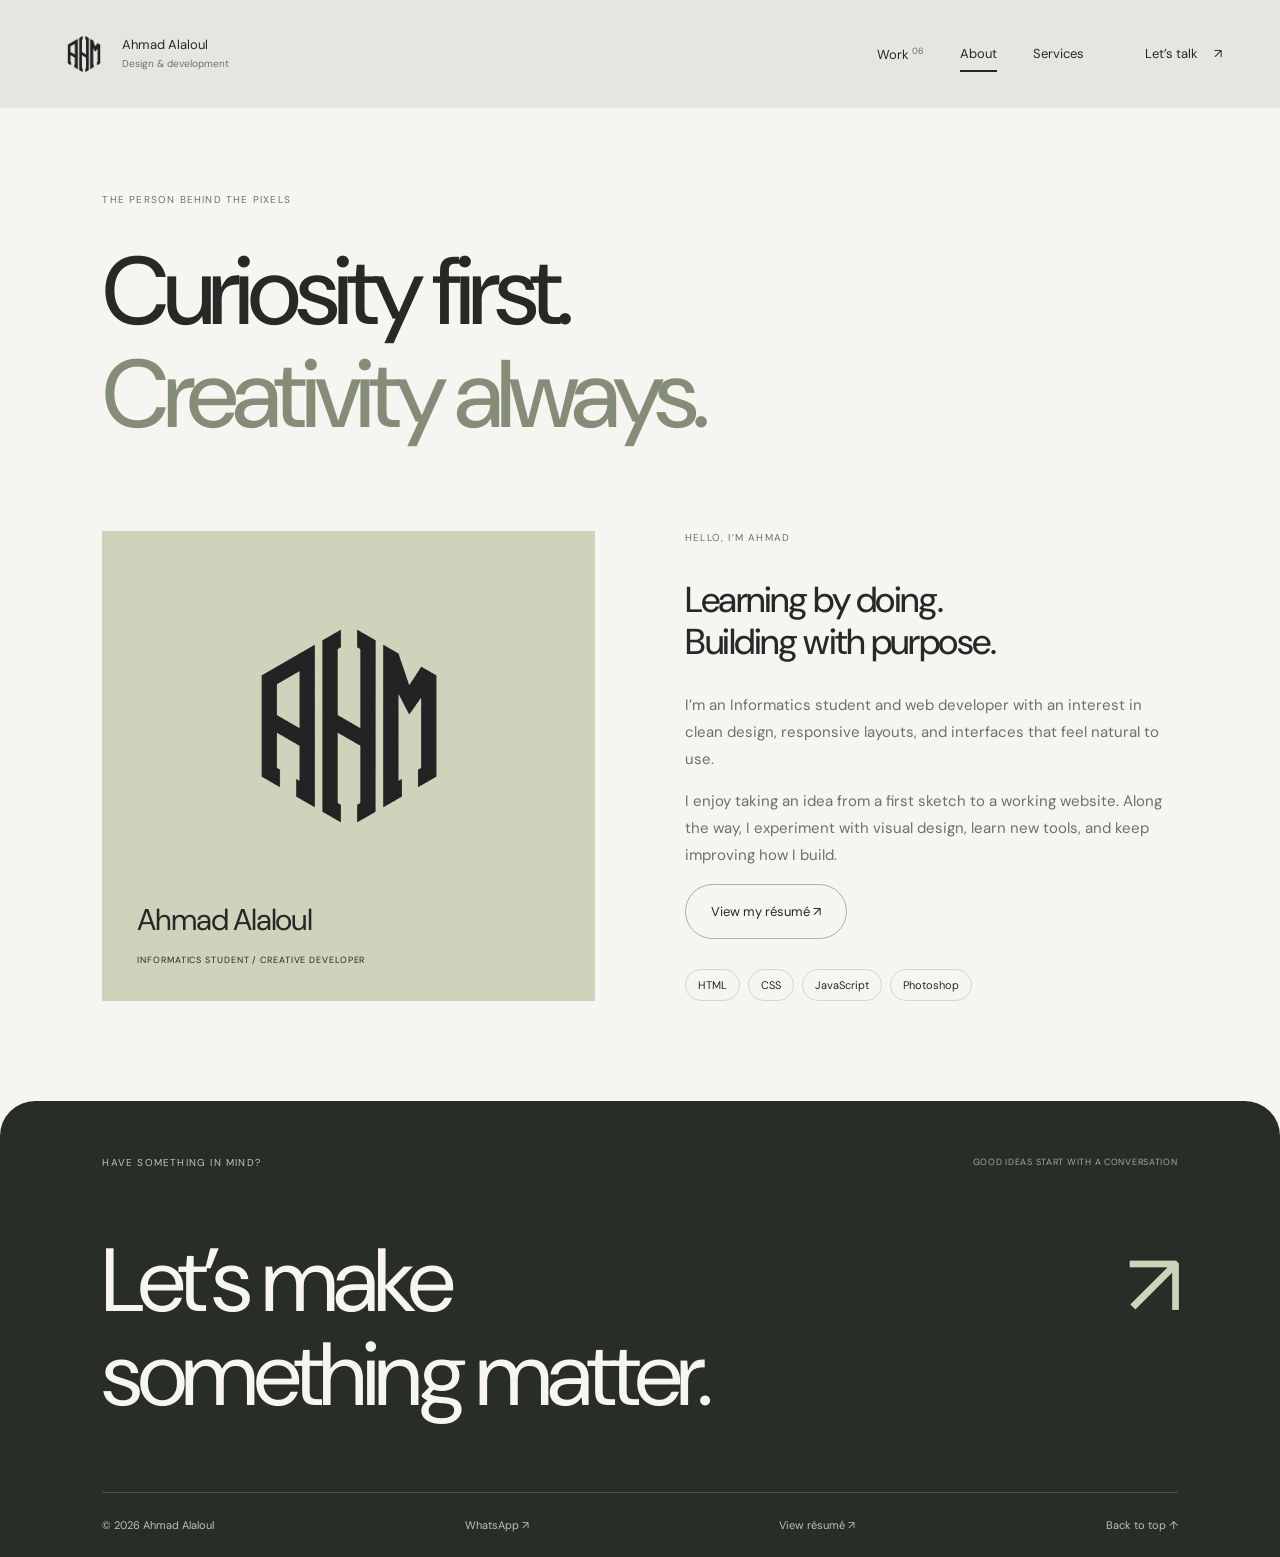
<file: about.html>
<!DOCTYPE html><html lang="en"><head><meta charset="UTF-8"><meta name="viewport" content="width=device-width, initial-scale=1"><meta name="description" content="Ahmad Alaloul — Informatics student, web developer and visual thinker. Explore selected work in web and visual design."><meta name="theme-color" content="#e6e5e1"><title>Ahmad Alaloul — About</title><link rel="icon" href="image/ahmad logo.png"><link rel="stylesheet" href="css/style.css?v=20261107-grid5"><script src="js/script.js?v=20261107-work4" defer></script></head><body id="top"><a class="skip-link" href="#main">Skip to content</a><header class="header"><a class="brand" href="index.html" aria-label="Ahmad Alaloul home"><img class="brand-logo" width="52" height="52" style="display:block;width:52px;height:52px;object-fit:contain;flex-shrink:0" src="image/ahmad logo.png" alt="Ahmad monogram"><span>Ahmad Alaloul<br><small>Design & development</small></span></a><button class="menu-toggle" aria-expanded="false" aria-controls="navigation">Menu <span>+</span></button><nav id="navigation" aria-label="Main navigation"><a href="portfolio.html">Work <sup>06</sup></a><a href="about.html">About</a><a href="services.html">Services</a><a href="contact.html">Let’s talk <span>↗</span></a></nav></header><main id="main"><section class="page-intro section-pad"><p class="eyebrow">THE PERSON BEHIND THE PIXELS</p><h1>Curiosity first.<br><em>Creativity always.</em></h1></section><section class="about-body section-pad"><div class="identity-panel"><img class="identity-logo" src="image/ahmad logo.png" alt="Ahmad’s personal monogram"><p>Ahmad Alaloul</p><span>INFORMATICS STUDENT / CREATIVE DEVELOPER</span></div><div class="about-copy"><p class="eyebrow">HELLO, I’M AHMAD</p><h2>Learning by doing.<br>Building with purpose.</h2><p>I’m an Informatics student and web developer with an interest in clean design, responsive layouts, and interfaces that feel natural to use.</p><p>I enjoy taking an idea from a first sketch to a working website. Along the way, I experiment with visual design, learn new tools, and keep improving how I build.</p><a class="pill" href="files/CV_AHMAD-ALALOUL-2026.pdf" target="_blank" rel="noopener">View my résumé ↗</a><div class="skill-tags"><span>HTML</span><span>CSS</span><span>JavaScript</span><span>Photoshop</span></div></div></section></main><footer id="contact"><div class="footer-top"><p class="eyebrow">HAVE SOMETHING IN MIND?</p><span>GOOD IDEAS START WITH A CONVERSATION</span></div><a class="contact-title" href="contact.html">Let’s make<br>something matter.<span>↗</span></a><div class="footer-bottom"><span>© <span data-year>2026</span> Ahmad Alaloul</span><a href="https://wa.me/6282296861147" target="_blank" rel="noopener noreferrer">WhatsApp ↗</a><a href="files/CV_AHMAD-ALALOUL-2026.pdf" target="_blank" rel="noopener">View résumé ↗</a><a href="#top">Back to top ↑</a></div></footer></body></html>
</file>
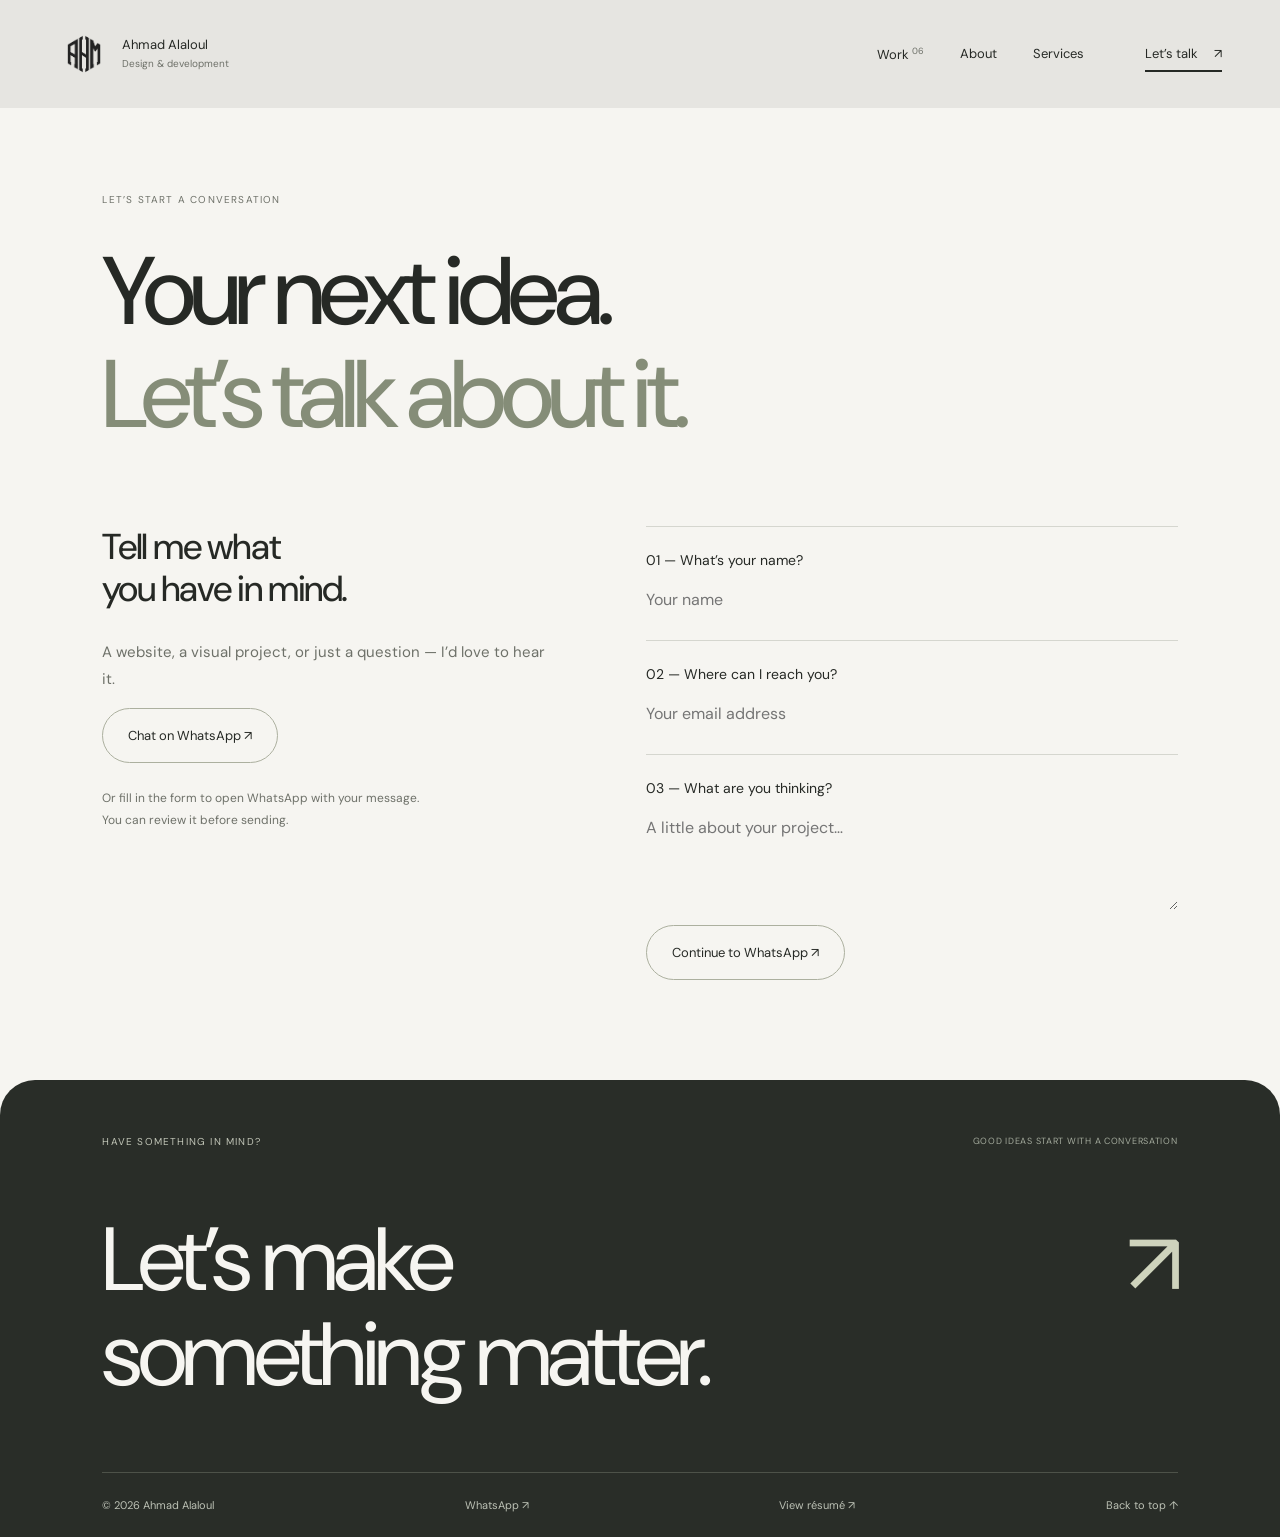
<file: contact.html>
<!DOCTYPE html><html lang="en"><head><meta charset="UTF-8"><meta name="viewport" content="width=device-width, initial-scale=1"><meta name="description" content="Ahmad Alaloul — Informatics student, web developer and visual thinker. Explore selected work in web and visual design."><meta name="theme-color" content="#e6e5e1"><title>Ahmad Alaloul — Contact</title><link rel="icon" href="image/ahmad logo.png"><link rel="stylesheet" href="css/style.css?v=20261107-grid5"><script src="js/script.js?v=20261107-work4" defer></script></head><body id="top"><a class="skip-link" href="#main">Skip to content</a><header class="header"><a class="brand" href="index.html" aria-label="Ahmad Alaloul home"><img class="brand-logo" width="52" height="52" style="display:block;width:52px;height:52px;object-fit:contain;flex-shrink:0" src="image/ahmad logo.png" alt="Ahmad monogram"><span>Ahmad Alaloul<br><small>Design & development</small></span></a><button class="menu-toggle" aria-expanded="false" aria-controls="navigation">Menu <span>+</span></button><nav id="navigation" aria-label="Main navigation"><a href="portfolio.html">Work <sup>06</sup></a><a href="about.html">About</a><a href="services.html">Services</a><a href="contact.html">Let’s talk <span>↗</span></a></nav></header><main id="main"><section class="page-intro section-pad"><p class="eyebrow">LET’S START A CONVERSATION</p><h1>Your next idea.<br><em>Let’s talk about it.</em></h1></section><section class="contact-layout section-pad"><div><h2>Tell me what<br>you have in mind.</h2><p>A website, a visual project, or just a question — I’d love to hear it.</p><a class="pill" href="https://wa.me/6282296861147" target="_blank" rel="noopener noreferrer">Chat on WhatsApp ↗</a><p class="contact-note">Or fill in the form to open WhatsApp with your message. You can review it before sending.</p></div><form id="contact-form"><label>01 — What’s your name?<input name="name" autocomplete="name" placeholder="Your name" required maxlength="100"></label><label>02 — Where can I reach you?<input type="email" name="email" autocomplete="email" placeholder="Your email address" required maxlength="200"></label><label>03 — What are you thinking?<textarea name="message" placeholder="A little about your project…" rows="3" required maxlength="3000"></textarea></label><button class="pill" type="submit">Continue to WhatsApp ↗</button></form></section></main><footer id="contact"><div class="footer-top"><p class="eyebrow">HAVE SOMETHING IN MIND?</p><span>GOOD IDEAS START WITH A CONVERSATION</span></div><a class="contact-title" href="contact.html">Let’s make<br>something matter.<span>↗</span></a><div class="footer-bottom"><span>© <span data-year>2026</span> Ahmad Alaloul</span><a href="https://wa.me/6282296861147" target="_blank" rel="noopener noreferrer">WhatsApp ↗</a><a href="files/CV_AHMAD-ALALOUL-2026.pdf" target="_blank" rel="noopener">View résumé ↗</a><a href="#top">Back to top ↑</a></div></footer></body></html>
</file>
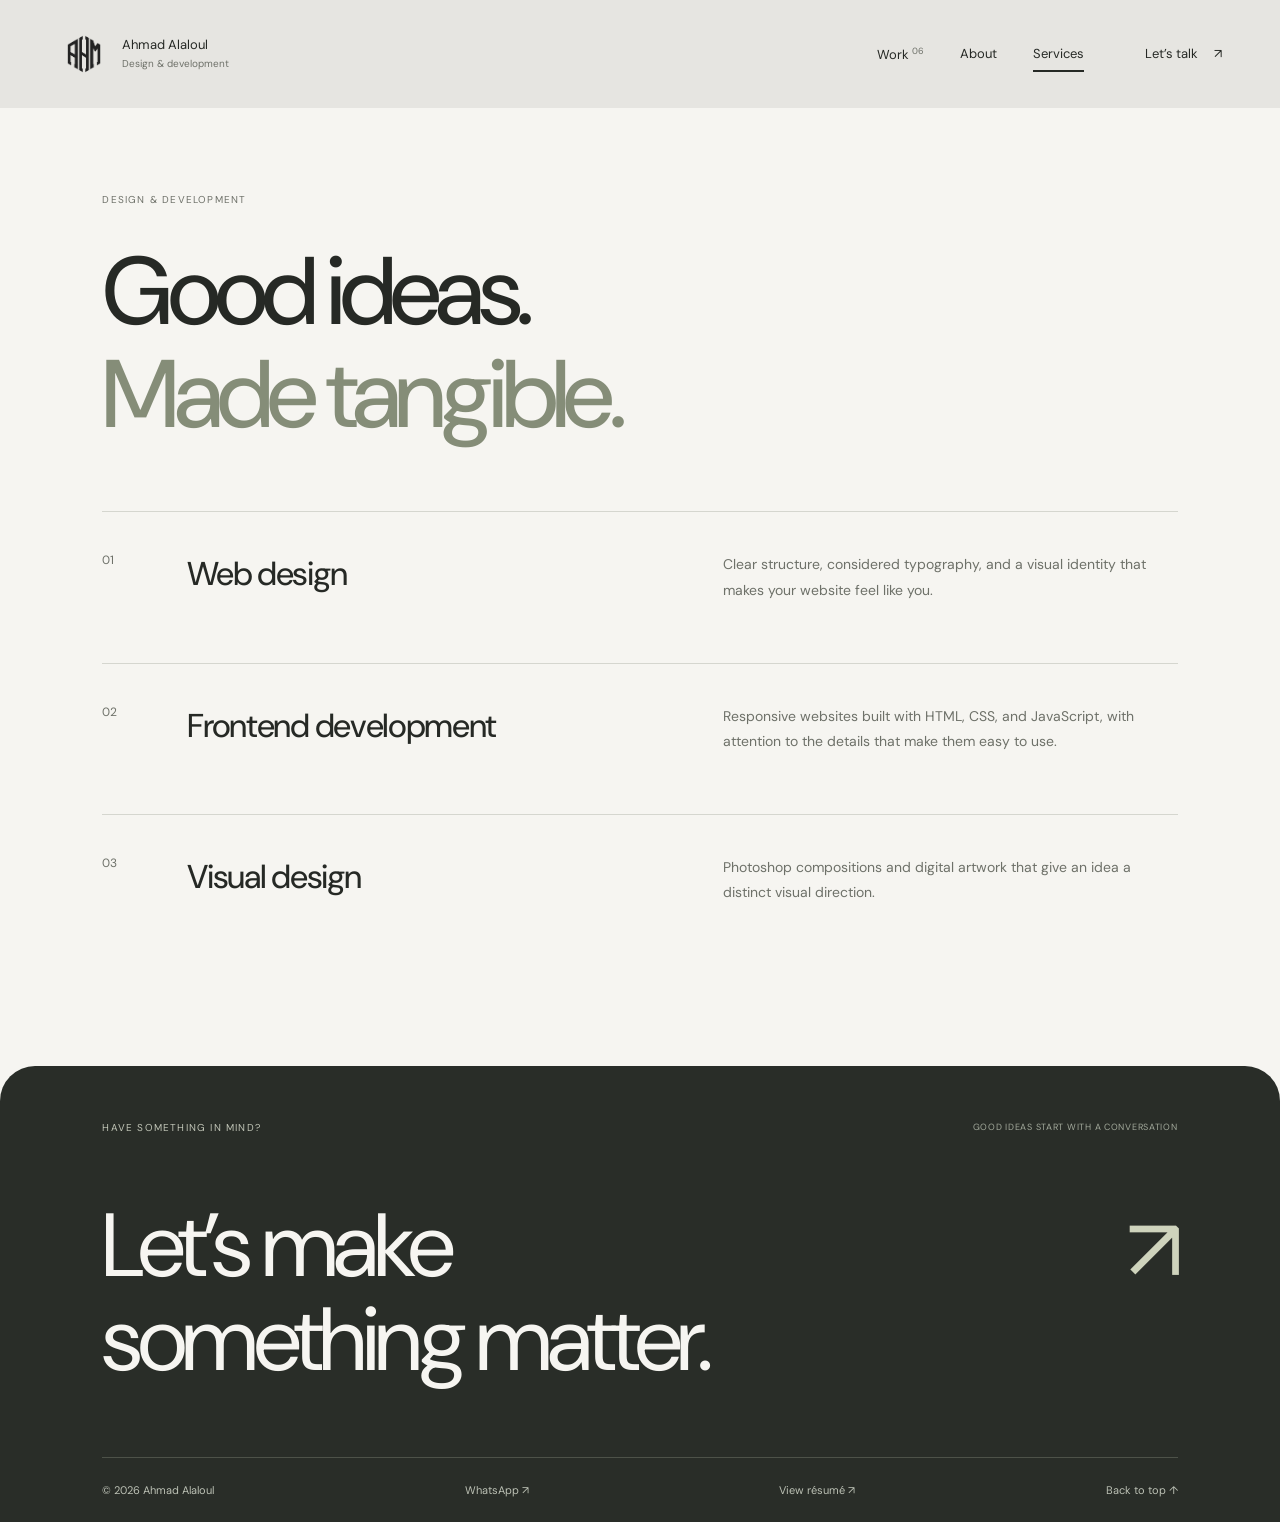
<file: services.html>
<!DOCTYPE html><html lang="en"><head><meta charset="UTF-8"><meta name="viewport" content="width=device-width, initial-scale=1"><meta name="description" content="Ahmad Alaloul — Informatics student, web developer and visual thinker. Explore selected work in web and visual design."><meta name="theme-color" content="#e6e5e1"><title>Ahmad Alaloul — Services</title><link rel="icon" href="image/ahmad logo.png"><link rel="stylesheet" href="css/style.css?v=20261107-grid5"><script src="js/script.js?v=20261107-work4" defer></script></head><body id="top"><a class="skip-link" href="#main">Skip to content</a><header class="header"><a class="brand" href="index.html" aria-label="Ahmad Alaloul home"><img class="brand-logo" width="52" height="52" style="display:block;width:52px;height:52px;object-fit:contain;flex-shrink:0" src="image/ahmad logo.png" alt="Ahmad monogram"><span>Ahmad Alaloul<br><small>Design & development</small></span></a><button class="menu-toggle" aria-expanded="false" aria-controls="navigation">Menu <span>+</span></button><nav id="navigation" aria-label="Main navigation"><a href="portfolio.html">Work <sup>06</sup></a><a href="about.html">About</a><a href="services.html">Services</a><a href="contact.html">Let’s talk <span>↗</span></a></nav></header><main id="main"><section class="page-intro section-pad"><p class="eyebrow">DESIGN & DEVELOPMENT</p><h1>Good ideas.<br><em>Made tangible.</em></h1></section><section class="service-list section-pad"><article><span>01</span><h2>Web design</h2><p>Clear structure, considered typography, and a visual identity that makes your website feel like you.</p></article><article><span>02</span><h2>Frontend development</h2><p>Responsive websites built with HTML, CSS, and JavaScript, with attention to the details that make them easy to use.</p></article><article><span>03</span><h2>Visual design</h2><p>Photoshop compositions and digital artwork that give an idea a distinct visual direction.</p></article></section></main><footer id="contact"><div class="footer-top"><p class="eyebrow">HAVE SOMETHING IN MIND?</p><span>GOOD IDEAS START WITH A CONVERSATION</span></div><a class="contact-title" href="contact.html">Let’s make<br>something matter.<span>↗</span></a><div class="footer-bottom"><span>© <span data-year>2026</span> Ahmad Alaloul</span><a href="https://wa.me/6282296861147" target="_blank" rel="noopener noreferrer">WhatsApp ↗</a><a href="files/CV_AHMAD-ALALOUL-2026.pdf" target="_blank" rel="noopener">View résumé ↗</a><a href="#top">Back to top ↑</a></div></footer></body></html>
</file>
<file: css/style.css>
@import url('https://fonts.googleapis.com/css2?family=DM+Sans:wght@400;450;500;550;600;700&display=swap');
:root{--paper:#f6f5f1;--ink:#262925;--muted:#6e7169;--olive:#ced3bc;--line:#d5d6cf}*{box-sizing:border-box}html{scroll-behavior:smooth;scroll-padding-top:30px}body{margin:0;background:var(--paper);color:var(--ink);font-family:"DM Sans",Arial,sans-serif;-webkit-font-smoothing:antialiased}a{color:inherit;text-decoration:none}button,input,textarea{font:inherit}button,a,input,textarea{-webkit-tap-highlight-color:transparent}a:focus-visible,button:focus-visible,input:focus-visible,textarea:focus-visible{outline:2px solid #627044;outline-offset:6px}::selection{background:var(--olive)}.skip-link{position:fixed;top:-100px;z-index:10;padding:15px;background:white}.skip-link:focus{top:10px}.header{padding:28px 4.5%;display:flex;align-items:center;justify-content:space-between;background:#e6e5e1}.brand{display:flex;align-items:center;gap:12px;font-size:13px;line-height:1.4}.brand-mark{font-size:43px;letter-spacing:-5px;margin-right:5px;font-weight:600}.brand small{font-size:10px;color:var(--muted)}nav{display:flex;gap:36px;align-items:center;font-size:13px}nav a{position:relative;padding:10px 0}nav a:after{content:"";position:absolute;bottom:0;left:0;width:0;height:2px;background:var(--ink);transition:width .25s}nav a:hover:after,nav a[aria-current=page]:after{width:100%}nav sup{font-size:9px;color:var(--muted)}nav a:last-child{margin-left:25px}nav a span{margin-left:13px}.menu-toggle{display:none}.hero{background:#e6e5e1;padding:25px 4.5% 0;overflow:hidden}.hero-topline,.hero-bottom{display:flex;justify-content:space-between;gap:18px;font-size:10px;letter-spacing:.08em}.availability{display:flex;align-items:center;gap:8px;letter-spacing:0}.availability i{width:6px;height:6px;border-radius:50%;background:#6b7957}.hero-main{display:grid;grid-template-columns:1fr 1.3fr 1fr;align-items:center;min-height:330px;padding-top:18px}.hero-intro p{font-size:clamp(24px,2.7vw,42px);line-height:1.12;letter-spacing:-.04em}.small-arrow{font-size:36px}.hero-side{justify-self:end;font-size:13px;line-height:1.8;margin-top:80px}.hero-side>span{color:var(--muted)}.hero-monogram{justify-self:center;position:relative;font-size:230px;font-weight:500;line-height:1;letter-spacing:-25px;width:250px;text-align:center;transform:rotate(-9deg);color:#434b3c}.hero-monogram>span:first-child{color:#838d70}.orbit{position:absolute;width:290px;height:160px;border:1px solid #a5aa9b;border-radius:50%;left:-20px;top:50px;transform:rotate(-36deg);pointer-events:none}.orbit-label{position:absolute;font-size:8px;letter-spacing:.2em;left:30px;bottom:-26px;transform:rotate(9deg);white-space:nowrap}.name-wrap{margin-top:44px}h1,h2,h3,p{margin-top:0}.name-wrap h1{font-size:clamp(70px,14.6vw,260px);font-weight:450;letter-spacing:-.075em;line-height:1.04;margin:0 0 25px;white-space:nowrap}.name-wrap h1>span{font-size:22px;vertical-align:top;display:inline-block;margin:25px 0 0 15px;letter-spacing:0}.hero-bottom{border-top:1px solid #bfc1b8;padding:24px 0}.hero-bottom a{display:flex;gap:45px}.section-pad{padding:100px 8%}.eyebrow{font-size:10px;letter-spacing:.12em;color:var(--muted);margin-bottom:35px}.intro-grid{display:grid;grid-template-columns:1.7fr 1fr;gap:70px}.intro h2,.services-strip h2{font-size:clamp(30px,4vw,62px);font-weight:450;letter-spacing:-.045em;line-height:1.15}em{font-style:normal;color:#858d78}.intro-grid p,.about-copy>p:not(.eyebrow),.contact-layout p{font-size:15px;line-height:1.8;color:var(--muted)}.round-link{display:flex;justify-content:space-between;border-bottom:1px solid var(--line);padding:20px 0;font-size:13px}.round-link span{font-size:22px}.work{padding-top:40px}.section-heading{display:flex;align-items:end;justify-content:space-between;margin-bottom:40px;gap:30px}.section-heading .eyebrow{margin-bottom:16px}.section-heading h2{font-size:clamp(36px,5vw,72px);font-weight:450;letter-spacing:-.055em;margin:0}.count{font-size:14px;vertical-align:top;letter-spacing:0;margin-left:15px}.section-note{font-size:12px;color:var(--muted);line-height:1.6}.project-grid{display:grid;grid-template-columns:1fr 1fr;gap:50px 30px}.project:first-child{grid-column:1/-1}.project-image{position:relative;background:#dfded7;padding:35px;overflow:hidden;aspect-ratio:1.38}.project:first-child .project-image{aspect-ratio:2.1;background:#d3d4c8;padding:50px 10%}.project-image img{width:100%;height:100%;object-fit:contain;display:block;transition:transform .6s}.project:hover img{transform:scale(1.035)}.project-2 .project-image{background:#dcd5ca}.project-3 .project-image{background:#d4dad8}.project-view{position:absolute;right:20px;bottom:20px;font-size:11px;padding:13px 17px;background:var(--paper);border-radius:30px;transition:background .2s}.project:hover .project-view{background:var(--olive)}.project-caption{display:flex;justify-content:space-between;align-items:center;gap:12px;border-bottom:1px solid var(--line);padding:22px 0}.project-caption h3{font-size:19px;font-weight:500;letter-spacing:-.03em;margin:0}.project-caption>span{font-size:10px;color:var(--muted)}.project-caption>span>span{margin-left:20px}.services-strip{padding-top:30px}.services-strip>a{display:flex;align-items:center;justify-content:space-between;gap:25px}.services-strip h2{margin-bottom:0}.circle-arrow{display:grid;place-items:center;min-width:90px;height:90px;border-radius:50%;background:var(--olive);font-size:30px;transition:transform .3s}.services-strip a:hover .circle-arrow{transform:rotate(45deg)}footer{background:#292d28;color:var(--paper);padding:55px 8% 25px;border-radius:35px 35px 0 0}.footer-top{display:flex;justify-content:space-between;gap:20px}.footer-top .eyebrow{color:#c1c5b7}.footer-top>span{font-size:9px;color:#a3aa9c;letter-spacing:.08em}.contact-title{position:relative;display:block;font-size:clamp(42px,7vw,105px);line-height:1.05;letter-spacing:-.05em;padding:30px 0 70px}.contact-title>span{position:absolute;right:0;top:35px;color:var(--olive)}.footer-bottom{display:flex;justify-content:space-between;gap:20px;font-size:11px;color:#bcc1b5;border-top:1px solid #4d5249;padding-top:25px}.page-intro{padding-top:85px;padding-bottom:65px}.page-intro h1{font-size:clamp(48px,7.5vw,110px);font-weight:450;line-height:1.07;letter-spacing:-.06em;margin:0}.about-body{display:grid;grid-template-columns:1fr 1fr;gap:90px;padding-top:20px}.identity-panel{background:var(--olive);padding:35px;min-height:440px;display:flex;flex-direction:column;justify-content:end}.identity-initial{font-size:210px;letter-spacing:-.1em;line-height:1.2}.identity-panel p{font-size:30px;letter-spacing:-.04em;margin:15px 0}.identity-panel>span:last-child{font-size:9px;letter-spacing:.1em}.about-copy h2,.contact-layout h2{font-size:36px;line-height:1.15;font-weight:450;letter-spacing:-.04em}.pill{display:inline-block;padding:18px 25px;border:1px solid #acb09f;border-radius:50px;font-size:13px;background:transparent;color:var(--ink);cursor:pointer;transition:background .2s}.pill:hover{background:var(--olive)}.skill-tags{display:flex;gap:8px;flex-wrap:wrap;margin-top:30px}.skill-tags span{font-size:11px;padding:8px 12px;border:1px solid var(--line);border-radius:20px}.service-list{padding-top:0}.service-list article{display:grid;grid-template-columns:50px 1.1fr 1fr;gap:35px;border-top:1px solid var(--line);padding:40px 0}.service-list article>span{font-size:12px;color:var(--muted)}.service-list h2{font-size:33px;font-weight:450;letter-spacing:-.04em}.service-list p{font-size:14px;color:var(--muted);line-height:1.8}.contact-layout{display:grid;grid-template-columns:1fr 1.2fr;gap:100px;padding-top:15px}.contact-note{font-size:12px!important;margin-top:25px;max-width:320px}form label{display:block;font-size:14px;border-top:1px solid var(--line);padding-top:24px}input,textarea{display:block;width:100%;background:transparent;color:var(--ink);border:0;padding:20px 0 30px;resize:vertical;font-size:16px}form .pill{margin-top:15px}@media(min-width:1600px){body{max-width:2000px;margin:auto}}@media(max-width:760px){.header{padding:20px 6%;position:relative;z-index:5}.menu-toggle{display:flex;gap:20px;border:0;background:transparent;font-size:13px;padding:12px 0}.menu-toggle span{font-size:20px;line-height:16px}nav{display:none;position:absolute;top:100%;left:0;right:0;background:#e6e5e1;padding:20px 6% 35px;flex-direction:column;align-items:start;gap:12px;border-bottom:1px solid var(--line)}nav.is-open{display:flex}nav a:last-child{margin-left:0}.hero{padding:25px 6% 0}.hero-topline{font-size:8px}.hero-topline>span:first-child{max-width:130px;line-height:1.7}.hero-main{grid-template-columns:1fr 1fr;min-height:280px;gap:15px}.hero-intro p{font-size:27px}.hero-monogram{font-size:155px;width:160px;letter-spacing:-18px}.orbit{width:180px;height:110px;left:-10px;top:25px}.orbit-label{font-size:6px;left:0;bottom:-20px}.hero-side{display:none}.name-wrap{margin-top:10px}.name-wrap h1{font-size:14.1vw;margin-bottom:25px}.name-wrap h1>span{font-size:12px;margin:5px 0 0 8px}.hero-bottom{font-size:8px;padding:20px 0}.hero-bottom>span:last-child{display:none}.hero-bottom a{gap:20px}.section-pad{padding:65px 6%}.intro-grid,.about-body,.contact-layout{grid-template-columns:1fr;gap:25px}.intro h2{font-size:35px}.intro-grid p{max-width:450px}.section-heading{align-items:start;flex-direction:column;gap:15px}.section-note{font-size:11px}.project-grid{grid-template-columns:1fr;gap:30px}.project:first-child{grid-column:auto}.project-image,.project:first-child .project-image{aspect-ratio:1.25;padding:22px}.project-caption h3{font-size:19px}.project-caption>span{font-size:9px}.project-caption>span>span{margin-left:10px}.services-strip{padding-top:0}.services-strip h2{font-size:29px}.circle-arrow{min-width:62px;height:62px;font-size:24px}footer{padding:40px 6% 25px;border-radius:24px 24px 0 0}.footer-top>span{display:none}.contact-title{font-size:11vw;padding:15px 0 50px}.contact-title>span{top:15px}.footer-bottom{flex-wrap:wrap;gap:20px;font-size:10px}.footer-bottom>span{width:100%}.page-intro{padding-top:55px;padding-bottom:40px}.page-intro h1{font-size:13vw}.about-body,.contact-layout{padding-top:10px}.identity-panel{min-height:340px}.service-list{padding-top:10px}.service-list article{grid-template-columns:30px 1fr;gap:15px}.service-list article p{grid-column:2}.service-list h2{font-size:27px;margin:0}}@media(prefers-reduced-motion:reduce){html{scroll-behavior:auto}*,*:before,*:after{transition:none!important;animation:none!important}}

/* Ahmad’s original personal logo */
.brand-logo{display:block;width:52px;height:52px;object-fit:contain;flex-shrink:0}.hero-own-logo{transform:none;letter-spacing:normal;width:280px;height:280px;display:grid;place-items:center}.hero-own-logo>img{display:block;width:100%;height:100%;object-fit:contain}.hero-own-logo .orbit-label{left:0;right:0;bottom:-16px;text-align:center;transform:none}.identity-logo{display:block;width:min(100%,280px);height:280px;object-fit:contain;align-self:center;margin:auto}@media(max-width:760px){.brand-logo{width:45px;height:45px}.hero-own-logo{width:180px;height:180px}.identity-logo{height:230px}}

/* Website portfolio and motion */
.name-wrap h1{font-size:clamp(39px,7.95vw,150px)}
.website-work{padding-bottom:45px}.website-grid{display:grid;grid-template-columns:1fr 1fr;gap:30px}.website-card{min-width:0}.website-visual{position:relative;display:block;aspect-ratio:1.23;overflow:hidden;background:#49392e;color:#fff}.store-project .website-visual{background:#3c4338}.website-visual>img{display:block;width:100%;height:100%;object-fit:cover;transition:transform .8s cubic-bezier(.2,.7,.2,1);opacity:.72}.website-visual:after{content:"";position:absolute;inset:0;background:linear-gradient(transparent 20%,rgba(15,18,13,.64));pointer-events:none}.website-visual:hover>img{transform:scale(1.06)}.website-badge{position:absolute;top:25px;left:25px;font-size:9px;letter-spacing:.15em;z-index:1}.website-overlay{position:absolute;left:30px;right:25px;bottom:90px;z-index:1;display:grid;gap:10px}.website-overlay>span{font-size:clamp(28px,3.4vw,52px);letter-spacing:-.04em}.wedding-project .website-overlay>span{font-family:Georgia,serif;font-style:italic}.website-overlay small{font-size:12px;color:#eee4d3}.website-visual .project-view{z-index:1;color:var(--ink);left:30px;right:auto;bottom:25px}.website-details{padding:25px 0;border-bottom:1px solid var(--line)}.website-details h3{font-size:26px;font-weight:450;letter-spacing:-.04em;margin-bottom:12px}.website-details h3>span{font-size:18px;display:inline-block;margin-left:10px}.website-details p{font-size:13px;color:var(--muted);line-height:1.8;max-width:420px}.website-details .skill-tags{margin-top:18px}.source-link{display:inline-block;font-size:12px;margin-top:22px;border-bottom:1px solid var(--line);padding-bottom:8px}.hero-monogram.hero-own-logo{animation:logo-arrive 1.1s cubic-bezier(.2,.7,.2,1) both}.name-wrap{overflow:hidden}.name-wrap h1{animation:name-arrive 1.1s cubic-bezier(.2,.7,.2,1) both}.hero-intro{animation:soft-arrive .9s .1s both}.hero-bottom a span{display:inline-block;animation:arrow-drift 2.5s ease-in-out infinite}.reveal-ready{opacity:0;transform:translateY(28px);transition:opacity .75s ease,transform .75s cubic-bezier(.2,.7,.2,1)}.reveal-ready.is-visible{opacity:1;transform:none}.project-view,.pill{transition:background .25s,transform .25s}.project:hover .project-view,.website-visual:hover .project-view{transform:translateY(-4px)}@keyframes name-arrive{from{transform:translateY(105%);opacity:0}to{transform:translateY(0);opacity:1}}@keyframes logo-arrive{from{opacity:0;transform:translateY(20px) scale(.94)}to{opacity:1;transform:translateY(0) scale(1)}}@keyframes soft-arrive{from{opacity:0;transform:translateY(15px)}to{opacity:1;transform:translateY(0)}}@keyframes arrow-drift{0%,100%{transform:translateY(0)}50%{transform:translateY(5px)}}@media(max-width:760px){.name-wrap h1{font-size:7.8vw}.website-grid{grid-template-columns:1fr;gap:40px}.website-work{padding-bottom:20px}.website-visual{aspect-ratio:1.15}.website-overlay>span{font-size:38px}.website-overlay{left:22px}.website-badge{left:22px}.website-visual .project-view{left:22px}}@media(prefers-reduced-motion:reduce){.reveal-ready{opacity:1;transform:none}.hero-monogram.hero-own-logo,.name-wrap h1,.hero-intro,.hero-bottom a span{animation:none!important}}

/* Compact projects and sky-blue introduction */
.hero-intro{position:relative;isolation:isolate}.hero-intro:before{content:"";position:absolute;z-index:-1;inset:-35px -30px -25px -45px;background:radial-gradient(ellipse at 40% 50%,rgba(160,211,240,.48),rgba(191,224,243,.15) 52%,transparent 72%);pointer-events:none}.intro-blue{color:#276480}.intro-blue-soft{color:#39738f}.intro-blue-dark{color:#344e5d}.website-grid{grid-template-columns:repeat(3,minmax(0,1fr));gap:24px}.website-visual{aspect-ratio:1.5}.website-badge{font-size:8px;left:18px;top:18px}.website-overlay{left:18px;right:18px;bottom:68px;gap:7px}.website-overlay>span{font-size:clamp(24px,2.5vw,38px)}.website-overlay small{font-size:10px}.website-visual .project-view{left:18px;bottom:17px;font-size:10px;padding:10px 13px}.website-details{padding:19px 0}.website-details h3{font-size:23px}.website-details h3>span{font-size:14px;margin-left:5px}.website-details p{font-size:12px}.website-details .skill-tags{gap:5px;margin-top:14px}.website-details .skill-tags span{font-size:9px;padding:6px 9px}.source-link{margin-top:16px;font-size:11px}.project-grid{grid-template-columns:repeat(3,minmax(0,1fr));gap:24px}.project:first-child{grid-column:auto}.project-image,.project:first-child .project-image{aspect-ratio:1.35;padding:18px}.project-caption{align-items:start;flex-direction:column;gap:9px;padding:17px 0}.project-caption h3{font-size:20px}.project-caption>span{display:flex;justify-content:space-between;width:100%;font-size:10px}.project-view{font-size:10px;padding:10px 13px;right:12px;bottom:12px}.portfolio-preview.website-visual{background:#c8dce3;color:#263e4a;display:flex;align-items:center;padding:38px 22px}.portfolio-preview:after{display:none}.portfolio-preview-name{font-size:clamp(28px,3.3vw,49px);letter-spacing:-.065em;line-height:.95}.portfolio-preview-name>span{position:absolute;right:20px;top:35%;font-size:35px}.portfolio-preview .website-badge{color:#3b5d6a}@media(min-width:761px) and (max-width:1050px){.section-pad{padding-left:5%;padding-right:5%}.website-overlay>span{font-size:25px}.website-overlay small{display:none}.website-details h3{font-size:20px}.website-details h3>span{display:block;margin:5px 0 0}.website-visual{aspect-ratio:1.3}}@media(max-width:760px){.website-grid,.project-grid{grid-template-columns:repeat(2,minmax(0,1fr));gap:28px 16px}.website-visual{aspect-ratio:1.15}.website-overlay>span{font-size:24px}.website-overlay small{display:none}.website-badge{font-size:7px;left:12px;top:12px;letter-spacing:.07em}.website-overlay{left:12px;bottom:65px}.website-visual .project-view{left:12px;font-size:9px;padding:9px}.website-details h3{font-size:20px}.website-details h3>span{display:block;margin:5px 0}.portfolio-preview.website-visual{padding:40px 15px}.portfolio-preview-name{font-size:30px}.portfolio-preview-name>span{font-size:24px;right:10px}.project-image,.project:first-child .project-image{padding:12px;aspect-ratio:1.2}.project-caption h3{font-size:18px}.project-caption>span{font-size:9px}.project-view{font-size:9px;padding:8px}.hero-intro:before{inset:-15px -10px -15px -20px}}@media(max-width:480px){.website-grid,.project-grid{grid-template-columns:1fr}.website-visual{aspect-ratio:1.65}.website-overlay>span{font-size:34px}.website-details h3>span{display:inline-block;margin-left:7px}.project-image,.project:first-child .project-image{aspect-ratio:1.6;padding:20px}.portfolio-preview-name{font-size:46px}}
</file>
